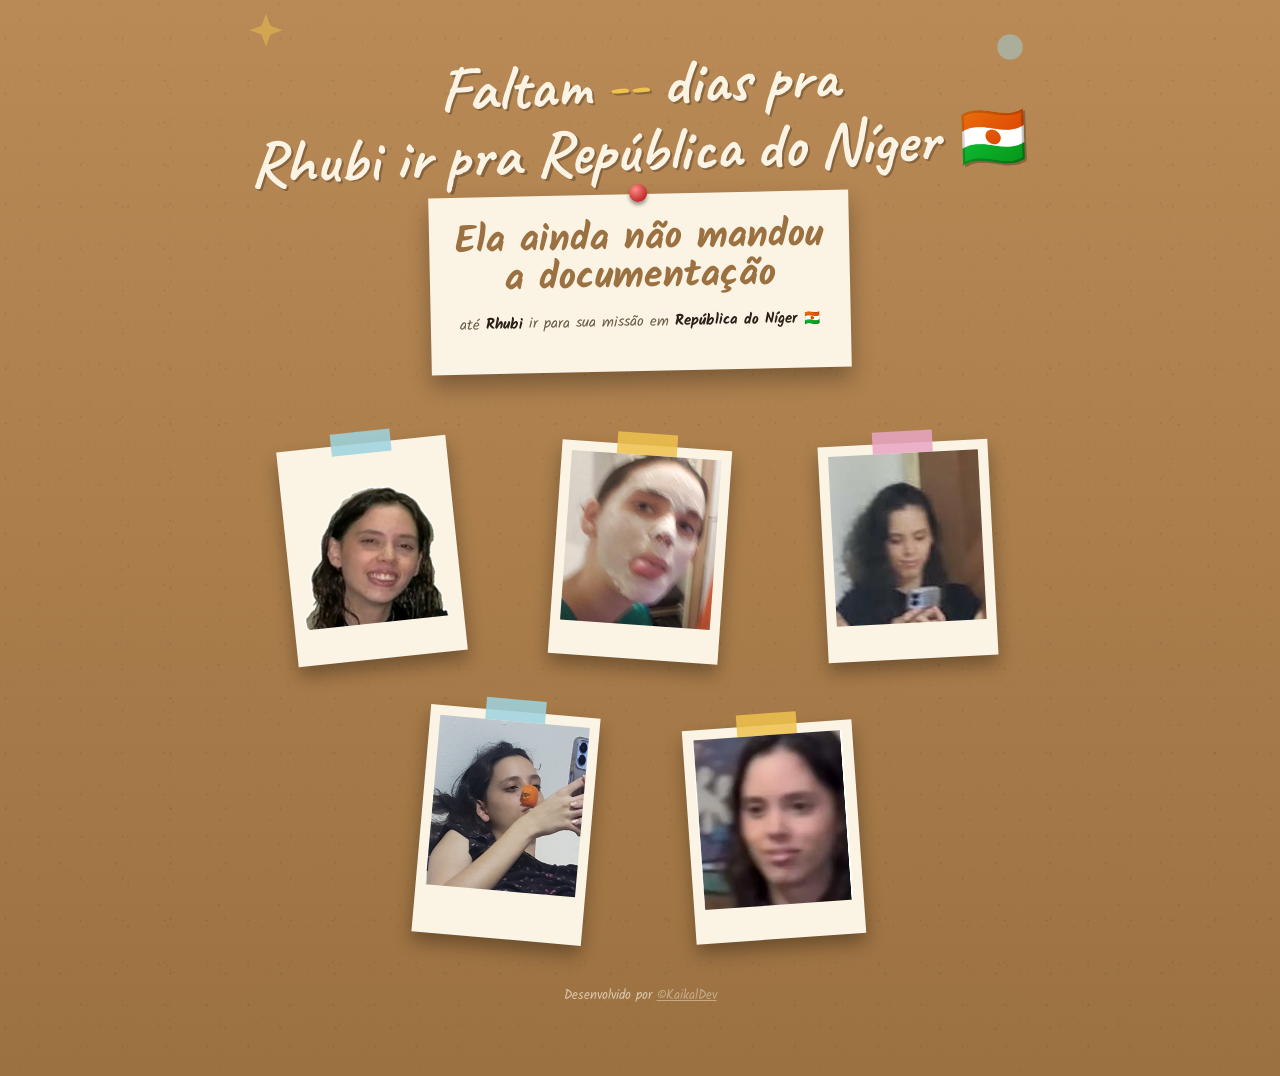
<file: index.html>
<!DOCTYPE html>
<html lang="pt-br">
<head>
  <meta charset="UTF-8">
  <meta name="viewport" content="width=device-width, initial-scale=1.0">
  <title>Faltam quantos dias?</title>
  <link rel="preconnect" href="https://fonts.googleapis.com">
  <link href="https://fonts.googleapis.com/css2?family=Caveat:wght@600;700&family=Kalam:wght@400;700&family=Nunito:wght@400;600;700&display=swap" rel="stylesheet">
  <link rel="stylesheet" href="main.css">
</head>
<body>
  <main class="board">
    <svg class="scribble" style="top:10px; left:4%; width:44px;" viewBox="0 0 24 24"><path d="M12 2l2.4 6.6L21 11l-6.6 2.4L12 20l-2.4-6.6L3 11l6.6-2.4L12 2z" fill="#EFC24E"/></svg>
    <svg class="scribble" style="top:30px; right:5%; width:34px;" viewBox="0 0 24 24"><circle cx="12" cy="12" r="9" fill="#9ED4E0"/></svg>

    <div class="title-strip">
      <h1>Faltam <span class="highlight" id="daysHeadline">--</span> dias pra<br>Rhubi ir pra <span id="destinoNota">--</span></h1>
    </div>

    <div class="note">
      <div class="pin"></div>
        <div class="countdown">
          <!-- <div class="unit"><span class="num" id="days">00</span><span class="label">dias</span></div>
          <div class="unit"><span class="num" id="hours">00</span><span class="label">horas</span></div>
          <div class="unit"><span class="num" id="minutes">00</span><span class="label">min</span></div>
          <div class="unit"><span class="num" id="seconds">00</span><span class="label">seg</span></div> -->
          <div class="unit"><span class="num" id="seconds">Ela ainda não mandou a documentação</span></div> 
        </div>
        <p class="to">até <b>Rhubi</b> ir para sua missão em <b id="destinoHeadline">--</b></p>
    </div>

    <div class="gallery">
      <figure class="polaroid p1">
        <div class="tape"></div>
        <img src="Fotos/Foto_1.png">
      </figure>
      <figure class="polaroid p2">
        <div class="tape"></div>
        <img src="Fotos/Foto_2.jpeg">
      </figure>
      <figure class="polaroid p3">
        <div class="tape"></div>
        <img src="Fotos/Foto_3.jpeg">
      </figure>
      <figure class="polaroid p4">
        <div class="tape"></div>
        <img src="Fotos/Foto_4.jpeg">
      </figure>
      <figure class="polaroid p5">
        <div class="tape"></div>
        <img src="Fotos/Foto_5.png">
      </figure>
    </div>

    <footer>Desenvolvido por <a href="https://github.com/KaikalDev">&copy;KaikalDev</a></footer>
  </main>
  <script src="main.js"></script>
</body>
</html>
</file>
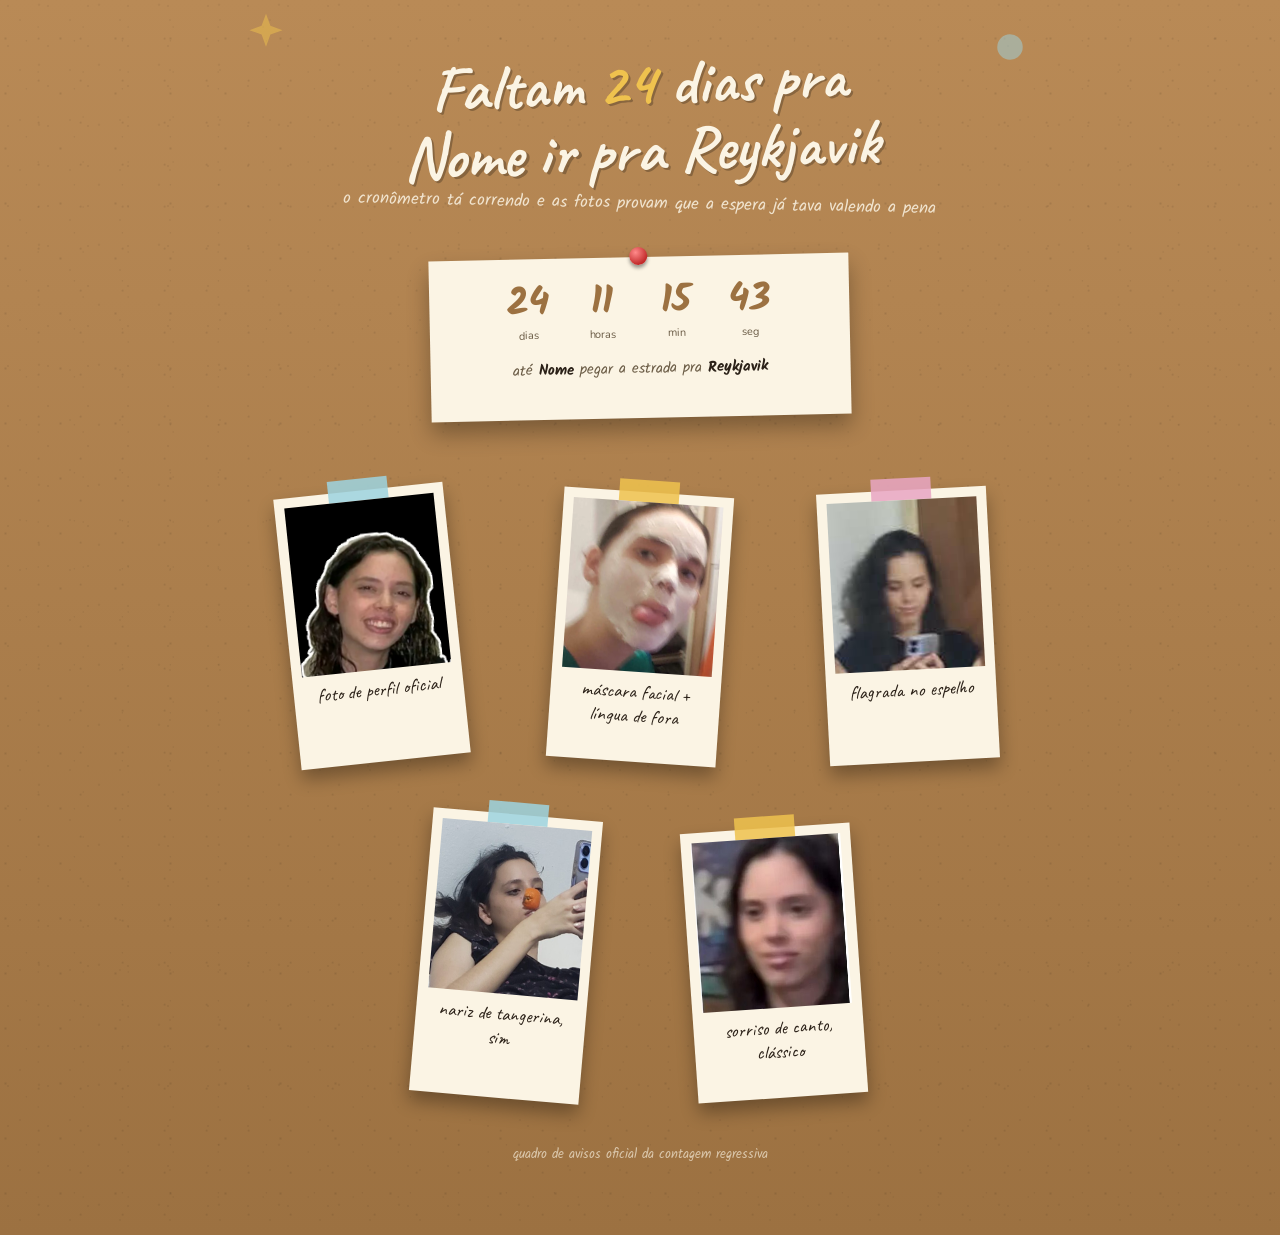
<file: contagem-regressiva.html>
<!DOCTYPE html>
<html lang="pt-BR">
<head>
<meta charset="UTF-8">
<meta name="viewport" content="width=device-width, initial-scale=1.0">
<title>Faltam quantos dias?</title>
<link rel="preconnect" href="https://fonts.googleapis.com">
<link href="https://fonts.googleapis.com/css2?family=Caveat:wght@600;700&family=Kalam:wght@400;700&family=Nunito:wght@400;600;700&display=swap" rel="stylesheet">
<style>
  :root{
    --cork: #B98A56;
    --cork-dark: #9C7141;
    --paper: #FBF4E4;
    --tape-pink: #E9A6C4;
    --tape-blue: #9ED4E0;
    --tape-yellow: #EFC24E;
    --ink: #2B2118;
  }

  *{ box-sizing: border-box; }

  body{
    margin:0;
    min-height: 100vh;
    font-family: "Nunito", sans-serif;
    color: var(--ink);
    background-color: var(--cork);
    background-image:
      radial-gradient(circle at 20% 15%, rgba(0,0,0,0.10) 0, transparent 3%),
      radial-gradient(circle at 65% 8%, rgba(0,0,0,0.08) 0, transparent 2.5%),
      radial-gradient(circle at 40% 40%, rgba(0,0,0,0.09) 0, transparent 3%),
      radial-gradient(circle at 85% 60%, rgba(0,0,0,0.08) 0, transparent 2.5%),
      radial-gradient(circle at 10% 70%, rgba(0,0,0,0.09) 0, transparent 3%),
      radial-gradient(circle at 55% 85%, rgba(0,0,0,0.08) 0, transparent 2.5%),
      radial-gradient(circle at 92% 92%, rgba(0,0,0,0.09) 0, transparent 3%),
      linear-gradient(var(--cork), var(--cork-dark));
    background-size: 40px 40px, 60px 60px, 50px 50px, 45px 45px, 55px 55px, 48px 48px, 42px 42px, cover;
    overflow-x: hidden;
  }

  .board{
    max-width: 860px;
    margin: 0 auto;
    padding: 50px 20px 70px;
    position: relative;
  }

  .title-strip{
    text-align: center;
    margin-bottom: 10px;
  }

  h1{
    font-family: "Caveat", cursive;
    font-weight: 700;
    font-size: clamp(38px, 8vw, 64px);
    color: var(--paper);
    margin: 0;
    line-height: 1.05;
    transform: rotate(-2deg);
    text-shadow: 2px 2px 0 rgba(0,0,0,0.25);
  }

  h1 .highlight{
    color: var(--tape-yellow);
  }

  .sub{
    text-align: center;
    font-family: "Kalam", cursive;
    font-size: 17px;
    color: var(--paper);
    opacity: 0.85;
    margin: 6px 0 40px;
    transform: rotate(1deg);
  }

  /* countdown note */
  .note{
    background: var(--paper);
    max-width: 420px;
    margin: 0 auto 46px;
    padding: 26px 20px 22px;
    text-align: center;
    box-shadow: 0 12px 22px rgba(0,0,0,0.30);
    transform: rotate(-1.2deg);
    position: relative;
  }

  .pin{
    width: 18px;
    height: 18px;
    border-radius: 50%;
    background: radial-gradient(circle at 35% 30%, #ff8a8a, #c22b2b 70%);
    position: absolute;
    top: -10px;
    left: 50%;
    margin-left: -9px;
    box-shadow: 0 3px 4px rgba(0,0,0,0.4);
  }

  .countdown{
    display: flex;
    justify-content: center;
    gap: 10px;
    flex-wrap: wrap;
  }

  .unit{
    min-width: 64px;
  }

  .unit .num{
    font-family: "Kalam", cursive;
    font-weight: 700;
    font-size: 38px;
    color: var(--cork-dark);
    display: block;
    line-height: 1;
  }

  .unit .label{
    font-family: "Nunito", sans-serif;
    font-size: 11px;
    color: #6b5c46;
    text-transform: lowercase;
  }

  .note .to{
    font-family: "Kalam", cursive;
    font-size: 15px;
    color: #6b5c46;
    margin-top: 14px;
  }

  .note .to b{ color: var(--ink); }

  /* gallery scattered polaroids */
  .gallery{
    position: relative;
    display: flex;
    flex-wrap: wrap;
    justify-content: center;
    gap: 26px 18px;
    padding: 10px 0 20px;
  }

  .polaroid{
    background: var(--paper);
    padding: 10px 10px 34px;
    width: 170px;
    box-shadow: 0 10px 18px rgba(0,0,0,0.32);
    position: relative;
  }

  .polaroid img{
    width: 100%;
    height: 170px;
    object-fit: cover;
    display: block;
    filter: saturate(0.96) contrast(1.02);
  }

  .polaroid figcaption{
    font-family: "Caveat", cursive;
    font-size: 19px;
    text-align: center;
    margin-top: 8px;
    color: var(--ink);
  }

  .tape{
    position: absolute;
    width: 60px;
    height: 22px;
    opacity: 0.85;
    top: -12px;
    left: 50%;
    margin-left: -30px;
  }

  .p1{ transform: rotate(-6deg); }
  .p2{ transform: rotate(4deg); margin-top: 18px; }
  .p3{ transform: rotate(-3deg); }
  .p4{ transform: rotate(5deg); margin-top: 10px; }
  .p5{ transform: rotate(-4deg); margin-top: 24px; }

  .p1 .tape{ background: var(--tape-blue); }
  .p2 .tape{ background: var(--tape-yellow); }
  .p3 .tape{ background: var(--tape-pink); }
  .p4 .tape{ background: var(--tape-blue); }
  .p5 .tape{ background: var(--tape-yellow); }

  .scribble{
    position: absolute;
    opacity: 0.5;
  }

  footer{
    text-align: center;
    font-family: "Kalam", cursive;
    color: var(--paper);
    opacity: 0.65;
    font-size: 13px;
    margin-top: 10px;
  }

  @media (max-width: 480px){
    .polaroid{ width: 130px; }
    .polaroid img{ height: 130px; }
  }
</style>
</head>
<body>

<div class="board">

  <svg class="scribble" style="top:10px; left:4%; width:44px;" viewBox="0 0 24 24"><path d="M12 2l2.4 6.6L21 11l-6.6 2.4L12 20l-2.4-6.6L3 11l6.6-2.4L12 2z" fill="#EFC24E"/></svg>
  <svg class="scribble" style="top:30px; right:5%; width:34px;" viewBox="0 0 24 24"><circle cx="12" cy="12" r="9" fill="#9ED4E0"/></svg>

  <div class="title-strip">
    <h1>Faltam <span class="highlight" id="daysHeadline">--</span> dias pra<br>Nome ir pra Reykjavik</h1>
    <p class="sub">o cronômetro tá correndo e as fotos provam que a espera já tava valendo a pena</p>
  </div>

  <div class="note">
    <div class="pin"></div>
    <div class="countdown">
      <div class="unit"><span class="num" id="days">00</span><span class="label">dias</span></div>
      <div class="unit"><span class="num" id="hours">00</span><span class="label">horas</span></div>
      <div class="unit"><span class="num" id="minutes">00</span><span class="label">min</span></div>
      <div class="unit"><span class="num" id="seconds">00</span><span class="label">seg</span></div>
    </div>
    <p class="to">até <b>Nome</b> pegar a estrada pra <b>Reykjavik</b></p>
  </div>

  <div class="gallery">
    <figure class="polaroid p1">
      <div class="tape"></div>
      <img src="[data-uri]" alt="foto engraçada 1">
      <figcaption>foto de perfil oficial</figcaption>
    </figure>
    <figure class="polaroid p2">
      <div class="tape"></div>
      <img src="[data-uri]" alt="foto engraçada 2">
      <figcaption>máscara facial + língua de fora</figcaption>
    </figure>
    <figure class="polaroid p3">
      <div class="tape"></div>
      <img src="[data-uri]" alt="foto engraçada 3">
      <figcaption>flagrada no espelho</figcaption>
    </figure>
    <figure class="polaroid p4">
      <div class="tape"></div>
      <img src="[data-uri]" alt="foto engraçada 4">
      <figcaption>nariz de tangerina, sim</figcaption>
    </figure>
    <figure class="polaroid p5">
      <div class="tape"></div>
      <img src="[data-uri]" alt="foto engraçada 5">
      <figcaption>sorriso de canto, clássico</figcaption>
    </figure>
  </div>

  <footer>quadro de avisos oficial da contagem regressiva</footer>
</div>

<script>
  // troque pela data real da viagem
  const eventDate = new Date();
  eventDate.setDate(eventDate.getDate() + 25);
  eventDate.setHours(8, 0, 0, 0);

  function pad(n){ return String(n).padStart(2, '0'); }

  function tick(){
    const now = new Date();
    let diff = eventDate - now;

    if (diff <= 0){
      document.getElementById('days').textContent = '00';
      document.getElementById('hours').textContent = '00';
      document.getElementById('minutes').textContent = '00';
      document.getElementById('seconds').textContent = '00';
      document.getElementById('daysHeadline').textContent = '0';
      return;
    }

    const d = Math.floor(diff / 86400000);
    const h = Math.floor((diff % 86400000) / 3600000);
    const m = Math.floor((diff % 3600000) / 60000);
    const s = Math.floor((diff % 60000) / 1000);

    document.getElementById('days').textContent = pad(d);
    document.getElementById('hours').textContent = pad(h);
    document.getElementById('minutes').textContent = pad(m);
    document.getElementById('seconds').textContent = pad(s);
    document.getElementById('daysHeadline').textContent = d;
  }

  tick();
  setInterval(tick, 1000);
</script>

</body>
</html>
</file>
<file: main.css>
:root{
  --cork: #B98A56;
  --cork-dark: #9C7141;
  --paper: #FBF4E4;
  --tape-pink: #E9A6C4;
  --tape-blue: #9ED4E0;
  --tape-yellow: #EFC24E;
  --ink: #2B2118;
}

*{ box-sizing: border-box; }

body{
  margin:0;
  min-height: 100vh;
  font-family: "Nunito", sans-serif;
  color: var(--ink);
  background-color: var(--cork);
  background-image:
    radial-gradient(circle at 20% 15%, rgba(0,0,0,0.10) 0, transparent 3%),
    radial-gradient(circle at 65% 8%, rgba(0,0,0,0.08) 0, transparent 2.5%),
    radial-gradient(circle at 40% 40%, rgba(0,0,0,0.09) 0, transparent 3%),
    radial-gradient(circle at 85% 60%, rgba(0,0,0,0.08) 0, transparent 2.5%),
    radial-gradient(circle at 10% 70%, rgba(0,0,0,0.09) 0, transparent 3%),
    radial-gradient(circle at 55% 85%, rgba(0,0,0,0.08) 0, transparent 2.5%),
    radial-gradient(circle at 92% 92%, rgba(0,0,0,0.09) 0, transparent 3%),
    linear-gradient(var(--cork), var(--cork-dark));
  background-size: 40px 40px, 60px 60px, 50px 50px, 45px 45px, 55px 55px, 48px 48px, 42px 42px, cover;
  overflow-x: hidden;
}

.board{
  max-width: 860px;
  margin: 0 auto;
  padding: 50px 20px 70px;
  position: relative;
}

.title-strip{
  text-align: center;
  margin-bottom: 10px;
}

.scribble{
  position: absolute;
  opacity: 0.5;
}

h1{
  font-family: "Caveat", cursive;
  font-weight: 700;
  font-size: clamp(38px, 8vw, 64px);
  color: var(--paper);
  margin: 0;
  line-height: 1.05;
  transform: rotate(-2deg);
  text-shadow: 2px 2px 0 rgba(0,0,0,0.25);
}

h1 .highlight{
  color: var(--tape-yellow);
}

.note{
  background: var(--paper);
  max-width: 420px;
  margin: 0 auto 46px;
  padding: 26px 20px 22px;
  text-align: center;
  box-shadow: 0 12px 22px rgba(0,0,0,0.30);
  transform: rotate(-1.2deg);
  position: relative;
}

.pin{
  width: 18px;
  height: 18px;
  border-radius: 50%;
  background: radial-gradient(circle at 35% 30%, #ff8a8a, #c22b2b 70%);
  position: absolute;
  top: -10px;
  left: 50%;
  margin-left: -9px;
  box-shadow: 0 3px 4px rgba(0,0,0,0.4);
}

.countdown{
  display: flex;
  justify-content: center;
  gap: 10px;
  flex-wrap: wrap;
}

.unit{
  min-width: 64px;
}

.unit .num{
  font-family: "Kalam", cursive;
  font-weight: 700;
  font-size: 38px;
  color: var(--cork-dark);
  display: block;
  line-height: 1;
}

.unit .label{
  font-family: "Nunito", sans-serif;
  font-size: 11px;
  color: #6b5c46;
  text-transform: lowercase;
}

.note .to{
  font-family: "Kalam", cursive;
  font-size: 15px;
  color: #6b5c46;
  margin-top: 14px;
}

.note .to b{ color: var(--ink); }

.gallery{
  position: relative;
  display: flex;
  flex-wrap: wrap;
  justify-content: center;
  gap: 26px 18px;
  padding: 10px 0 20px;
}

.polaroid{
  background: var(--paper);
  padding: 10px 10px 34px;
  width: 170px;
  box-shadow: 0 10px 18px rgba(0,0,0,0.32);
  position: relative;
}

.polaroid img{
  width: 100%;
  height: 170px;
  object-fit: cover;
  display: block;
  filter: saturate(0.96) contrast(1.02);
}

.polaroid figcaption{
  font-family: "Caveat", cursive;
  font-size: 19px;
  text-align: center;
  margin-top: 8px;
  color: var(--ink);
}

.tape{
  position: absolute;
  width: 60px;
  height: 22px;
  opacity: 0.85;
  top: -12px;
  left: 50%;
  margin-left: -30px;
}

.p1{ transform: rotate(-6deg); }
.p2{ transform: rotate(4deg); margin-top: 18px; }
.p3{ transform: rotate(-3deg); }
.p4{ transform: rotate(5deg); margin-top: 10px; }
.p5{ transform: rotate(-4deg); margin-top: 24px; }

.p1 .tape{ background: var(--tape-blue); }
.p2 .tape{ background: var(--tape-yellow); }
.p3 .tape{ background: var(--tape-pink); }
.p4 .tape{ background: var(--tape-blue); }
.p5 .tape{ background: var(--tape-yellow); }

.scribble{
  position: absolute;
  opacity: 0.5;
}

footer, a{
  text-align: center;
  font-family: "Kalam", cursive;
  color: var(--paper);
  opacity: 0.65;
  font-size: 13px;
  margin-top: 10px;
}

@media (max-width: 480px){
  .polaroid{ width: 130px; }
  .polaroid img{ height: 130px; }
}
</file>
